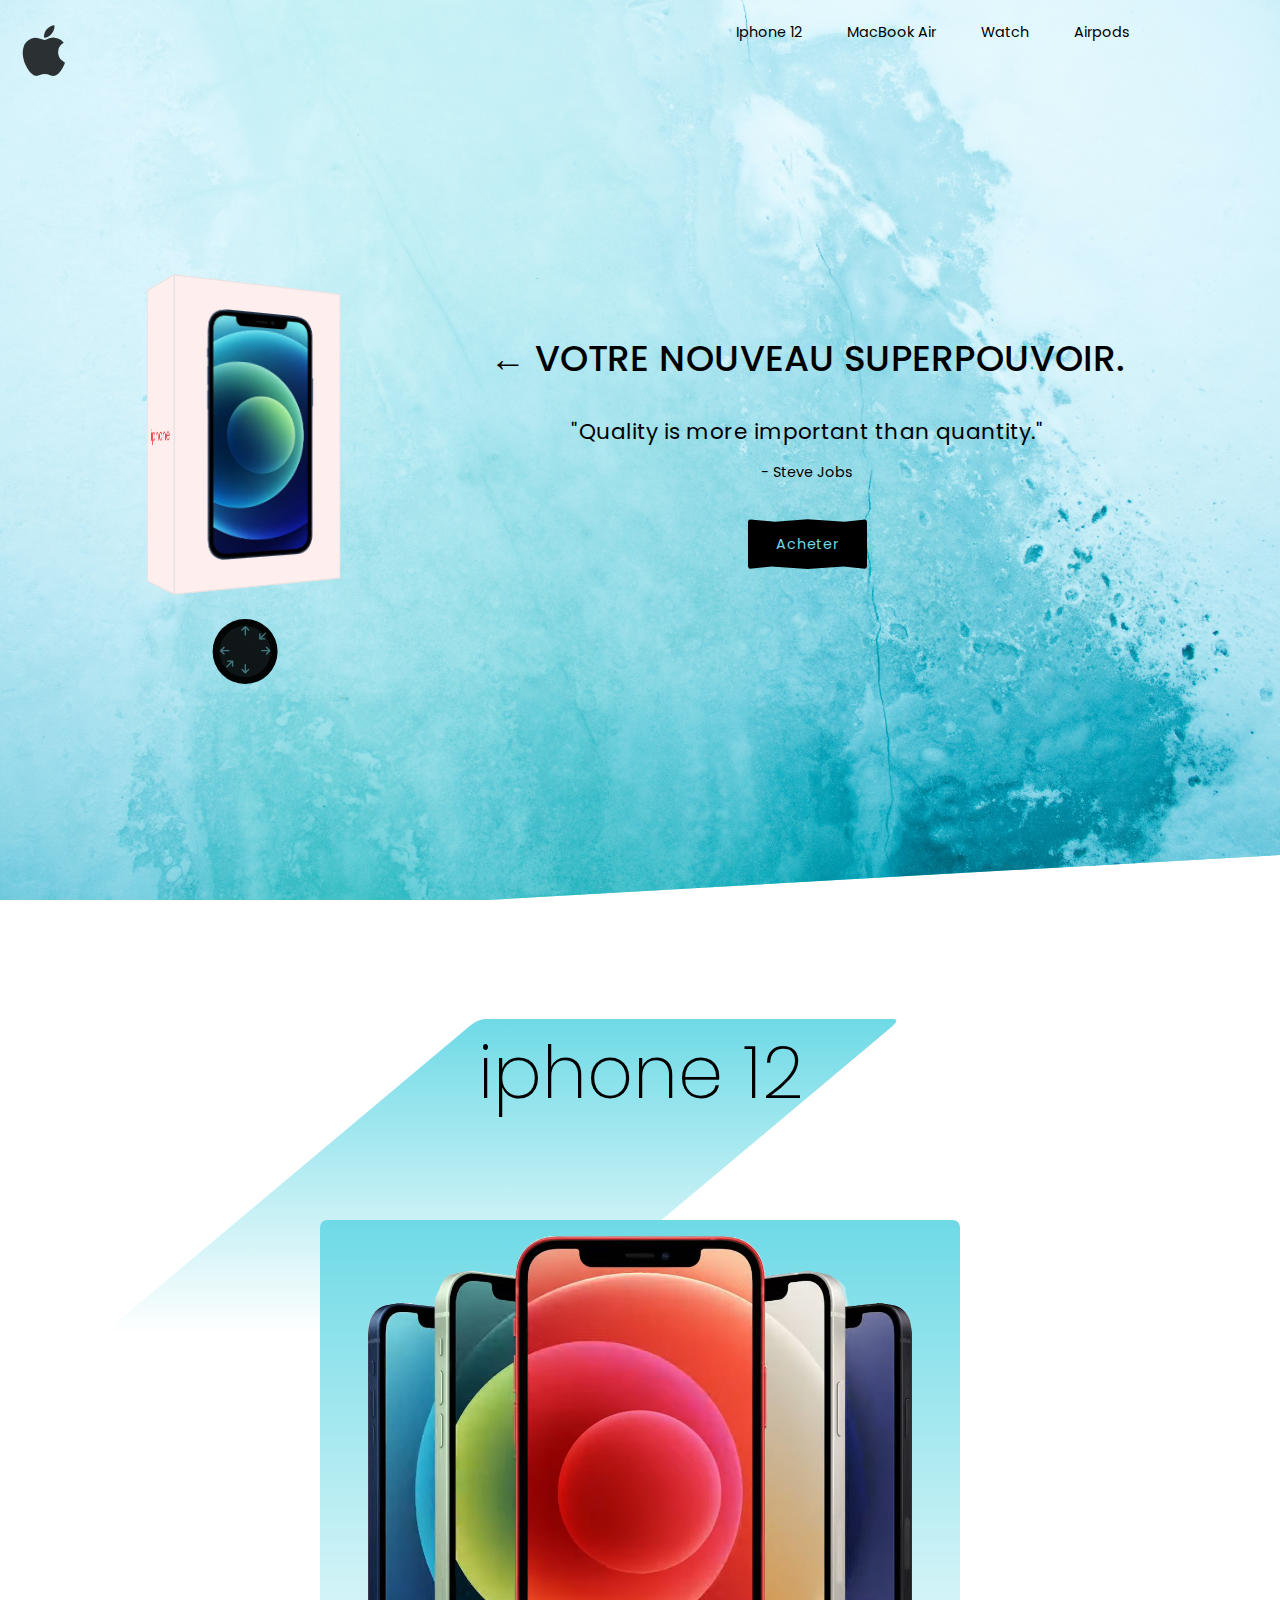
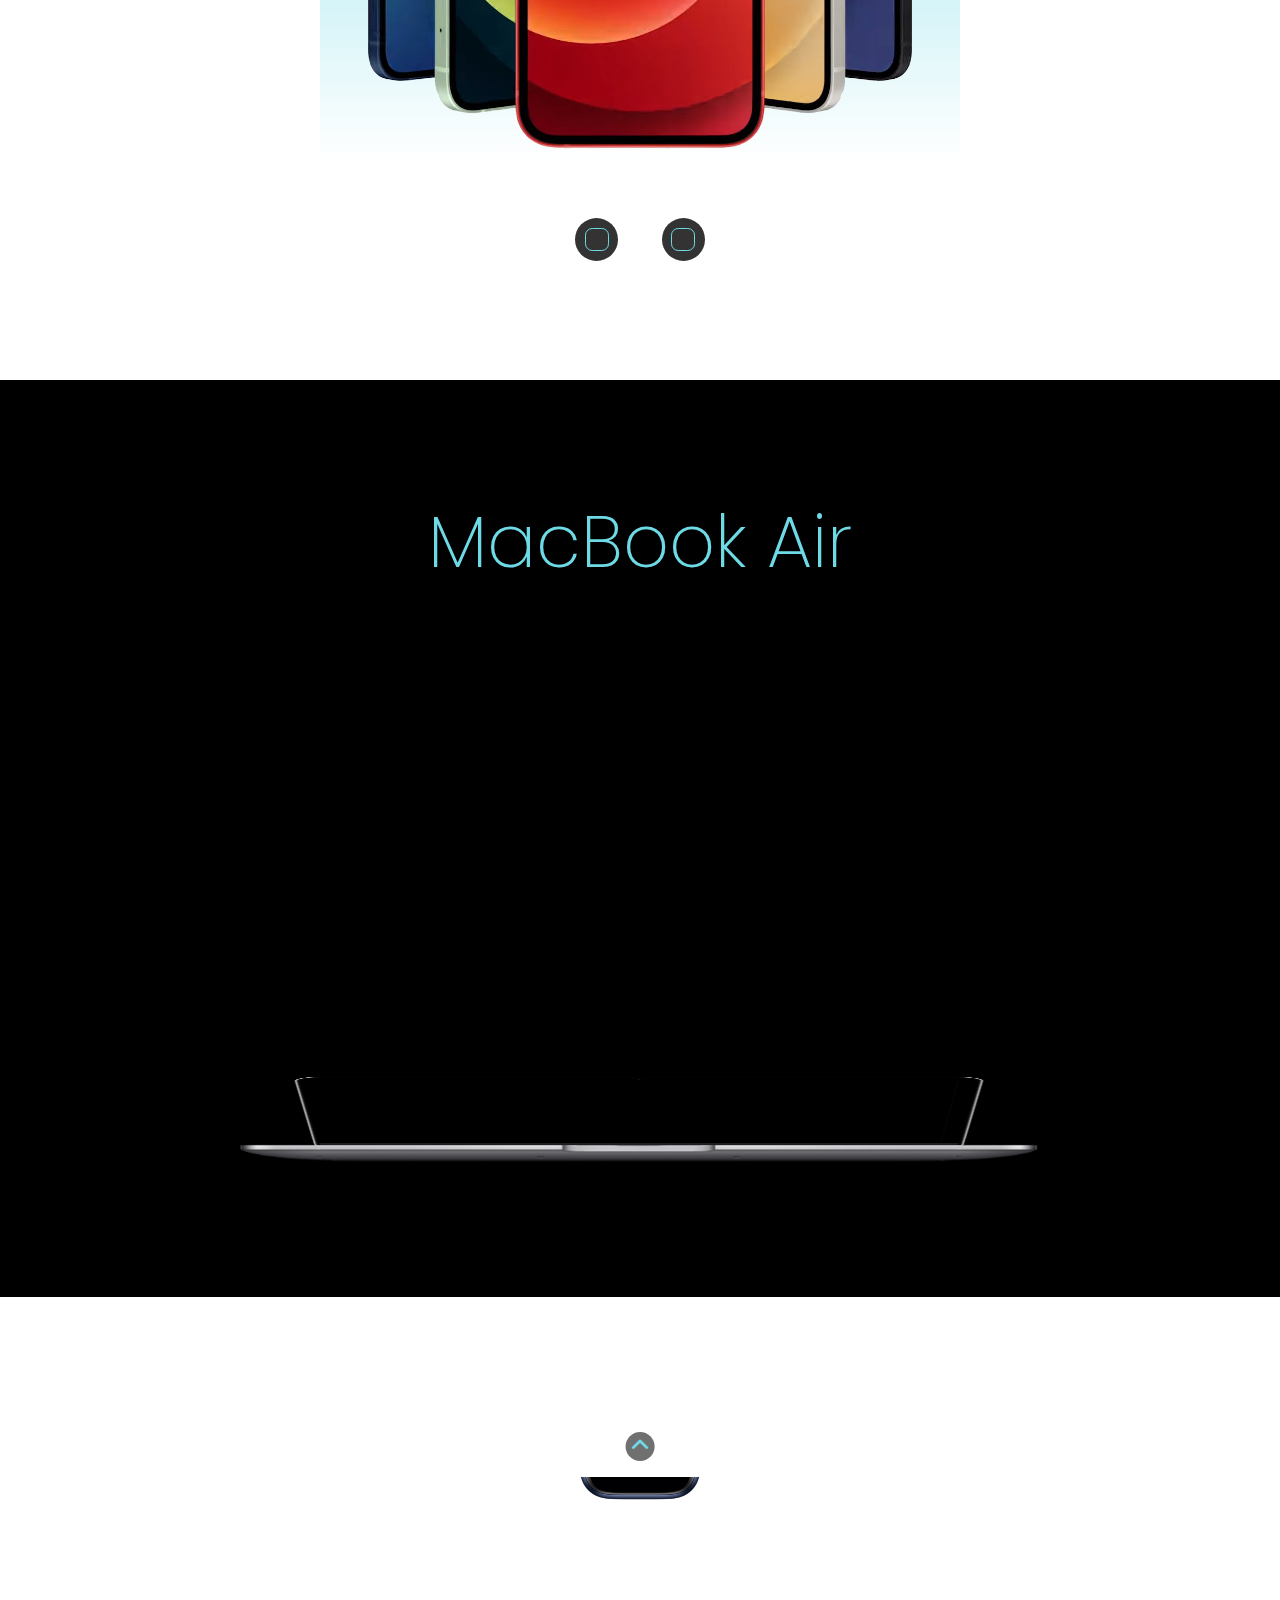
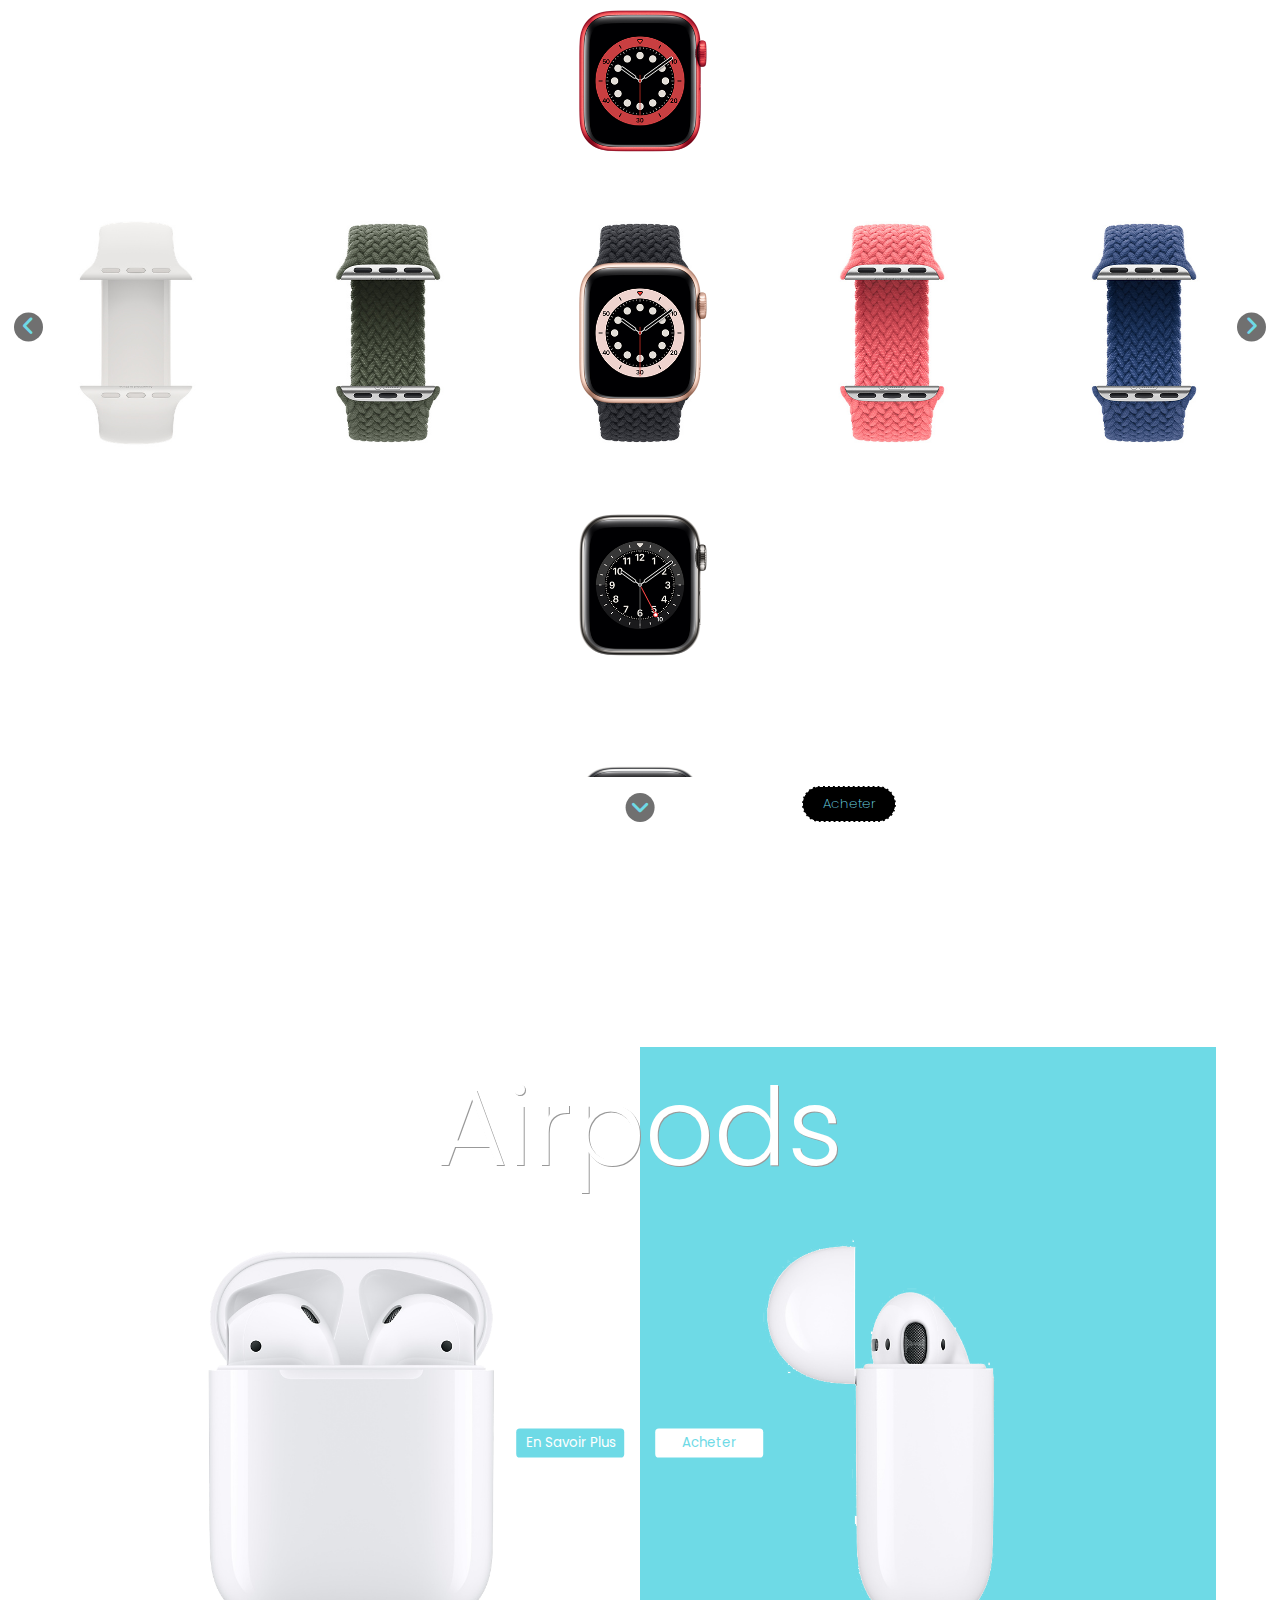
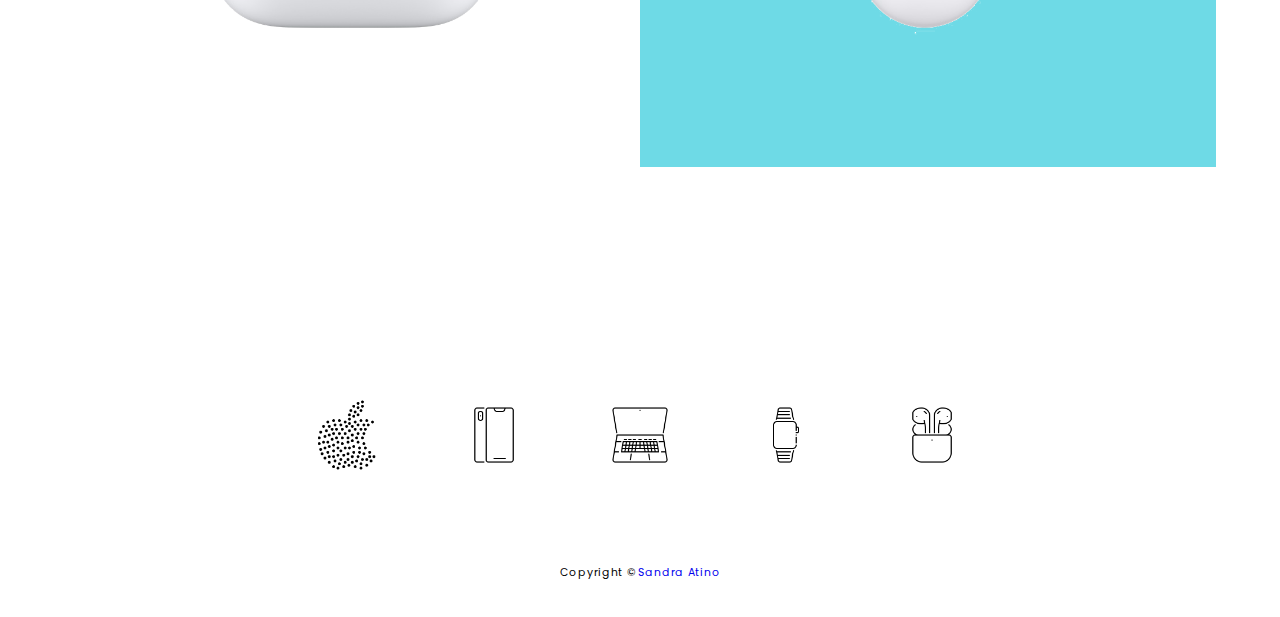
<file: index.html>
<!DOCTYPE html>
<html lang="en">
<head>
    <meta charset="UTF-8">
    <meta http-equiv="X-UA-Compatible" content="IE=edge">
    <meta name="viewport" content="width=device-width, initial-scale=1.0">
    <title>E-commerce apple landing page</title>
    <link rel="stylesheet" href="style.css">
    <link rel="stylesheet" href="https://cdnjs.cloudflare.com/ajax/libs/font-awesome/6.0.0-beta3/css/all.min.css">
    <link rel="shortcut icon" href="/images/Icons/home-icon.png">
</head>
<body>
    <div class="container">
        <!-- section1 -->
        <section class="section-1" id="section-1">
            <!-- logo -->
            <a href="index.html" class="logo">
                <i class="fab fa-apple"></i>
            </a>
            <!-- end logo -->
            <!-- navbar -->
            <nav class="navbar">
                <a href="#section-2" class="nav-link">Iphone 12</a>
                <a href="#section-3" class="nav-link">MacBook Air</a>
                <a href="#section-4" class="nav-link">Watch</a>
                <a href="#section-5" class="nav-link">Airpods</a>
            </nav>
            <!-- end navbar -->
            <!-- cube -->
            <div class="cube-wrapper">
                <div class="cube">
                    <div class="front-side">
                        <img src="images/iphone.png" alt="">
                    </div>
                    <div class="back-side center">
                        <i class="fab fa-apple"></i>
                    </div>
                </div>
            

            <!-- controls -->
            <div class="controls">
                <a href="#" class="top-x-control"><i class="fas fa-arrow-up"></i></a>
                <a href="#" class="bottom-x-control"><i class="fas fa-arrow-down"></i></a>
                <a href="#" class="left-y-control"><i class="fas fa-arrow-left"></i></a>
                <a href="#" class="right-y-control"><i class="fas fa-arrow-right"></i></a>
                <a href="#" class="top-z-control"><i class="fas fa-arrow-down"></i></a>
                <a href="#" class="bottom-z-control"><i class="fas fa-arrow-up"></i></a>
            </div>
            
            <!-- end of controls -->
            </div>
            <!-- end of cube -->

            <!-- banner -->
            <div class="section-1-banner center">
                <h1>&#8592; Votre nouveau superpouvoir. </h1>
                <p>"Quality is more important than quantity."</p>
                <span>- Steve Jobs</span>
                <button type="submit">Acheter</button>
            </div>
            <!--  end banner -->
            <!-- slideshow -->
            <div class="slideshow"></div>
            <!-- end slideshow -->

        </section>
        <!-- end section1 -->
    </div>
    
    <!-- section-2 -->
    
    <section class="section-2" id="section-2">
        <!-- section-2-heading -->
        <h2 class="section-2-heading">iphone 12</h2>
        <!-- end section-2-heading -->
        <!-- section-2-images -->
        <div class="iphones">
            <img src="images/iPhones/iphones-1-img.png" alt="" class="iphone-img-1">
            <img src="images/iPhones/iphones-2-img.png" alt="" class="iphone-img-2">
        </div>
        <!-- end section-2-images -->
        <!-- section-2 buttons -->
        <div class="iphone-btns">
            <a href="#!" class="iphone-btn center"><span>En savoir plus</span></a>
            <a href="#!" class="iphone-btn center"><span>Acheter</span></a>
        </div>
        <!-- end section-2 buttons -->

    </section>
    <!--end section-2 -->

    <!-- section3 -->
    <section class="section-3 center" id="section-3">
        <!-- section3 heading -->
        <h1 class="section-3-heading">MacBook Air</h1>
        <!-- section3 content -->
        <div class="section-3-content center">
            <!-- section-3-images -->
            <img src="images/MacBook/macbook-screen.png" alt="" class="macbook-img-1">
            <img src="images/MacBook/macbook-keyboard.png" alt="" class="macbook-img-2">
            <!-- end section-3-images -->

            <!-- section-3-loading -->
            <div class="loading-wrapper">
                <div class="loading center">
                    <i class="fab fa-apple"></i>
                    <div class="progress-bar"></div>
                </div>
            </div>
            <!-- end section-3-loading -->
            <!-- section-3-info -->
            <div class="macbook-info">
                <h2 class="macbook-info-heading">Vitesse et réactivité.</h2>
                <p class="macbook-price">À partir de €999</p>
                <button class="macbook-btn">Acheter</button>
            </div>
            <!-- end section-3-info -->

        </div>

        <!-- end section3 content -->
        <!-- end section3 heading -->
    </section>
    <!-- end section3 -->

    <!-- section-4 -->
    
    <section class="section-4 center" id="section-4">
    
        <!-- section4 watches -->
        <div class="watches center">
            <!-- watch bands -->
            <div class="watch-bands center">
                <img src="images/watches/watch-band-1.jpg" alt="" class="watch-band-img">
                <img src="images/watches/watch-band-2.jpg" alt="" class="watch-band-img">
                <img src="images/watches/watch-band-3.jpg" alt="" class="watch-band-img">
                <img src="images/watches/watch-band-4.jpg" alt="" class="watch-band-img">
                <img src="images/watches/watch-band-5.jpg" alt="" class="watch-band-img">
                <img src="images/watches/watch-band-6.jpg" alt="" class="watch-band-img">
                <img src="images/watches/watch-band-7.jpg" alt="" class="watch-band-img">
                <img src="images/watches/watch-band-8.jpg" alt="" class="watch-band-img">
                <img src="images/watches/watch-band-9.jpg" alt="" class="watch-band-img">
            </div>
            <!-- end watch bands -->
             <div class="watch-cases center">
                <img src="images/watches/watch-case-1.png" alt="" class="watch-case-img">
                <img src="images/watches/watch-case-2.png" alt="" class="watch-case-img">
                <img src="images/watches/watch-case-3.png" alt="" class="watch-case-img">
                <img src="images/watches/watch-case-4.png" alt="" class="watch-case-img">
                <img src="images/watches/watch-case-5.png" alt="" class="watch-case-img">
                <img src="images/watches/watch-case-6.png" alt="" class="watch-case-img">
                <img src="images/watches/watch-case-7.png" alt="" class="watch-case-img">
                <img src="images/watches/watch-case-8.png" alt="" class="watch-case-img">
                <img src="images/watches/watch-case-9.png" alt="" class="watch-case-img">
            </div>
            <!-- watch cases -->

            <!-- end watch cases -->
        </div>
        <!-- end section4 watches -->

        <!-- watch controls -->
        <a href="#!" class="watch-control watch-top-control center"><i class="fas fa-angle-up"></i></a>
        <a href="#!" class="watch-control watch-right-control center"><i class="fas fa-angle-right"></i></a>
        <a href="#!" class="watch-control watch-bottom-control center"><i class="fas fa-angle-down"></i></a>
        <a href="#!" class="watch-control watch-left-control center"><i class="fas fa-angle-left"></i></a>
        <!-- end of watch controls -->
        <!-- watch buttons -->
        <button class="watch-btn">Acheter</button>
        <!-- end watch buttons -->
    </section>
    <!-- end section-4 -->

    <!-- section5 -->
    <section class="section-5 center" id="section-5">
        <!-- section5 content -->
        <div class="airpods">
            <!-- section5 heading -->
            <h1 class="section-5-heading">Airpods</h1>
            <!-- end section5 heading -->
            <!-- section5 images -->
            <img src="images/AirPods/airpods-1.png" alt="" class="airpods-img-1">
            <img src="images/AirPods/airpods-2.png" alt="" class="airpods-img-2">
            <!-- end section5 images -->

            <!-- section5 buttons -->
            <div class="airpods-buttons">
                <button class="airpods-btn">En Savoir Plus</button>
                <button class="airpods-btn">Acheter</button>
            </div>
            <!-- end section5 buttons -->
        </div>
        <!--  end section5 content -->
    </section>
    <!-- end of section5 -->

    <!-- section6 -->
    <section class="section-6 center">
        <div class="section-6-icons">
            <a href="#section-1" class="icon-link">
                <img src="images/Icons/home-icon.png" alt=""></a>  
            <a href="#section-2" class="icon-link">
                <img src="images/Icons/iphone-icon.png" alt=""></a>
            <a href="#section-3" class="icon-link">
                <img src="images/Icons/macbook-icon.png" alt=""></a>
            <a href="#section-4" class="icon-link">
                <img src="images/Icons/watch-icon.png" alt=""></a>
            <a href="#section-5" class="icon-link">
                <img src="images/Icons/airpods-icon.png" alt=""></a>
            
        </div>
        <p class="copyright">Copyright &copy;<a href="https://github.com/Atinos31" target="_blank">Sandra Atino</a></p>
    </section>
    <!-- end section6 -->

    </div>
    
    
    <script src="script.js"></script>
</body>
</html>
</file>
<file: style.css>
@import url('https://fonts.googleapis.com/css2?family=Abril+Fatface&family=Montserrat:wght@100;200;300;400;500;600;700;800;900&family=Work+Sans:wght@100;200;300;400;500;600;700;800;900&display=swap');
@import url('https://fonts.googleapis.com/css2?family=Poppins:wght@400;500&family=Syne+Tactile&display=swap');
/* global styles */

* {
    margin:0;
    padding:0;
    box-sizing:border-box;
    list-style: none;
    outline: none;
    text-decoration: none;
    font-family: 'Poppins', sans-serif;
}

html{
    font-size: 62.5%;
}

.center{
    display: flex;
    justify-content: center;
    align-items: center;
}
:root{
    --primary-color:#6edae6;
    --white-color:#fff;
    --black-color:#000;
}

/* end of global styles */

/* section1 */
.section-1{
    width: 100%;
    height:100vh;
    background-color: var(--primary-color); 
    display: flex;
    align-items: center;
    justify-content: space-evenly;
    clip-path: polygon(100% 0, 100% 95%, 38% 100%, 0 100%, 0 0);
    position: relative;
}

/* logo */
.logo{
    position: absolute;
    top:3rem;
    left:3rem;
}

.logo i{
    font-size: 8rem;
    color: rgba(0,0,0,0.8);
}
/* end logo */

/* navbar */
.navbar{
    position: absolute;
    top:3rem;
    right: 10%;
}

.nav-link{
    font-size: 2rem;
    font-family: 'Poppins', sans-serif;
    display: inline-block;
    margin:0 3rem;
    color: var(--black-color);
    transition: transform 0.5s;
}

.nav-link:hover{
    transform: scale(1.5);
}
/* end navbar */

/* cube */
.cube-wrapper{
    perspective: 100rem;
}

.cube{
    width:25rem;
    height:40rem;
    transform-style: preserve-3d;
    transform: rotateX(0) rotateY(20deg) rotateZ(0);
    position: relative;
    top:-2rem;
    transition: transform 0.5s;
}

.front-side,
.back-side{
    width: 100%;
    height:100%;
    background-color: #fee;
    position: absolute;
    transform-style: preserve-3d;
    box-shadow: inset 0.1rem 0.1rem 0.1rem #ddd, inset -0.1rem -0.1rem 0.1rem #ddd;
}

.front-side{
    transform: translateZ(5rem);
    padding: 2.5rem;
}

.front-side::before,
.front-side::after{
    content:"";
    width:100%;
    height:10rem;
    background-color: #fee;
    position: absolute;
    box-shadow: inset 0.1rem 0.1rem 0.1rem #ddd, inset -0.1rem -0.1rem 0.1rem #ddd;

}

.front-side::before{
    top:0;
    left:0;
    transform: rotateX(-90deg);
    transform-origin: top;
}
.front-side::after{
    bottom:0;
    left:0;
    transform: rotateX(90deg);
    transform-origin: bottom;
}

.front-side img{
    width: 100%;
    height:100%;
    object-fit: contain;
}

.back-side{
    transform: translateZ(-5rem);
}

.back-side::before,
.backside::after{
    content:"iphone";
    width: 10rem;
    height: 100%;
    background-color: #fee;
    position: absolute;
    display: flex;
    justify-content: center;
    align-items: center;
    font-size: 2rem;
    font-weight: 300;
    color: #ec1919;
    box-shadow: inset 0.1rem 0.1rem 0.1rem #ddd, inset -0.1rem -0.1rem 0.1rem #ddd;

}

.back-side::before{
    top:0;
    left:0;
    transform:rotateY(-90deg);
    transform-origin: left;
}

.back-side::after{
    top:0;
    right:0;
    transform:rotateY(90deg);
    transform-origin: right;
}

.back-side i{
    font-size: 12rem;
    color: var(--primary-color);
    text-shadow: 0.1rem 0.1rem 0.2rem #aaa, -0.1rem -0.1rem 0.2rem #aaa;
    transform: rotateY(180deg);
}
/* CONTROLS */
.controls{
    position: absolute;
    bottom:-12.5rem;
    left:50%;
    transform: translateX(-50%);
    width:9rem;
    height:9rem;
    background-color: rgba(0,0,0, 0.9);
    border-radius: 50%;
    border: 1rem solid rgba(0,0,0, 0.8);
}

.controls a{
    position: absolute;
}

.controls a:nth-child(1){
    top: 0;
    left: 50%;
    transform: translateX(-50%);
}

.controls a:nth-child(2){
    bottom: 0;
    left: 50%;
    transform: translateX(-50%);
}

.controls a:nth-child(3){
    top: 50%;
    left: 0;
    transform: translateY(-50%);
}

.controls a:nth-child(4){
    top: 50%;
    right: 0;
    transform: translateY(-50%);
}

.controls a:nth-child(5){
    top: 10%;
    right: 10%;
    transform: rotate(45deg);
}
.controls a:nth-child(6){
    bottom: 10%;
    left: 10%;
    transform: rotate(45deg);
}

.controls i{
    font-size: 1.5rem;
    color: var(--primary-color);
    opacity: 0.5;
    transition:opacity 0.5s;
}

.controls a:hover i{
    opacity:1;
}
/*  end of cube */


/* banner */
.section-1-banner{
    flex-direction: column;
    
}

.section-1-banner h1{
    font-size: 5rem;
    font-weight: 500;
    text-transform: uppercase;
    letter-spacing: 0.01rem;
}

.section-1-banner p{
    font-size: 3rem;
    font-weight: 400;
    letter-spacing: 0.01rem;
    margin: 4rem 0 2rem 0;
}
.section-1-banner span{
    font-size: 2rem;
    margin-bottom: 5rem;
}

.section-1-banner button{
    padding:2rem 4rem;
    font-size: 2rem;
    background-color: var(--black-color);
    color: var(--primary-color);
    font-weight: 400;
    letter-spacing: 0.1rem;
    border: none;
    border-radius: 0.5rem;
    cursor: pointer;
    clip-path: polygon(50% 0%, 81% 5%, 100% 0,100% 100%, 80% 95%, 50% 100%, 20% 95%, 0 100%, 0 0, 23% 5%);
    transition: clip-path 0.5s;
}

.section-1-banner button:hover{
    clip-path: polygon(40% 15%, 77% 15%, 100% 10%, 100% 90%, 75% 85%, 40% 85%, 30% 100%, 0 50%, 0 50%, 30% 0);
}

/* end banner */
/* slideshow */
.slideshow{
    width: 100%;
    height:100%;
    position: absolute;
    top:0;
    left:0;
    z-index:-1;
}

.slideshow div{
    height: 100%;
    width:100%;
    position: absolute;
    background-size: cover;
    background-position: center;
    background-repeat: no-repeat;
    opacity: 0;
    transition: opacity 5s;
}

.slideshow div.change{
    opacity:1;
}
/* end of slideshow */
/* end section1 */

/* section-2 */
.section-2{
    width: 100%;
    height: 120vh;
    padding: 10vh 0;
    display: flex;
    flex-direction: column;
    align-items: center;
    justify-content: space-around;
}

/* section-2-heading */
.section-2-heading{
    font-size: 10rem;
    font-weight: 200;
    color: var(--black-color);
    position: relative;
    margin-bottom: 5rem;
}

.section-2-heading::before{
    content:"";
    width:130%;
    height:35vh;
    background: linear-gradient(var(--primary-color),var(--white-color));
    position: absolute;
    top:0;
    left:0;
    transform:skewX(-50deg);
    transform-origin: left top;
    z-index:-1;
    border-radius: 1rem;
}
/*end section-2-heading */

/* section-2 images */
.iphones{
    height: 60vh;
    width: 50vw;
    background: linear-gradient(var(--primary-color), var(--white-color));
    border-radius: 1rem;
    

}

.iphones img{
    width: inherit;
    height: inherit;
    object-fit: contain;
    position: absolute;
    transition: opacity 0.5s;
}

.iphone-img-2{
    opacity:0;
}

.iphones:hover .iphone-img-1{
    opacity: 0;
}

.iphones:hover .iphone-img-2{
    opacity: 1;
}
/* end section-2 images */

/* section-2 btns */
.iphone-btns{
    display:flex;
}

.iphone-btn{
    width:6rem;
    height: 6rem;
    background:#333;
    margin:0 3rem;
    border-radius: 50%;
    position: relative;
}

.iphone-btn::after{
    content:"";
    width: 50%;
    height: 50%;
    display: block;
    border: 0.1rem solid #6edae6;
    border-radius: 1rem;
}

.iphone-btn span{
    position: absolute;
    top:-2rem;
    font-size: 1.6rem;
    font-weight: 400;
    text-transform: uppercase;
    color: var(--primary-color);
    initial-letter: 0.1rem;
    width: max-content;
    transform: scale(0);
    transition: transform 0.5s
}

.iphone-btn:hover span{
    transform: scale(1);
}
/* end of section-2 btns */
/* end section-2 */

/* section3 */
.section-3{
    width: 100%;
    height:100%;
    background: var(--black-color);
    flex-direction: column;
    padding: 15rem 0;
    /* clip-path: polygon(68% 0, 100% 0, 100% 97%, 38% 100%, 0 100%, 0 3%); */

}

/* section3 heading */
.section-3-heading{
    font-size: 10rem;
    font-weight: 200;
    color: var(--primary-color);
    margin-bottom: 15rem;
}
/* end section3 heading */

/* section 3 content */
.section-3-content{
    width: 80%;
    flex-direction: column;
    perspective: 1000rem;
    position: relative;
}

/* section3 images */
.section-3-content img{
    width:inherit;
}

.macbook-img-1{
    transform: rotateX(-80deg);
    transform-origin: bottom;
}

.change .macbook-img-1{
    transform: rotateX(0);
    transition: transform 3s;
}
/* end section3 images */

/* section3 loading */
.loading-wrapper{
    position: absolute;
    width: 60%;
    height:85%;
    background: linear-gradient(rgba(255,255,255,0.6),rgba(255,255,255,0.6)), url(images/MacBook/macbook-1-desktop.png) center no-repeat;
    z-index:-1;
    top:6%;
    opacity:0;
}

.change .loading-wrapper{
    opacity: 1;
    transition: opacity 1s 2s;
}
.loading{
    width:100%;
    height:100%;
    position: absolute;
    top:0;
    left:0;
    background-color: var(--black-color);
    flex-direction: column;
}

.change .loading{
    opacity:0;
    transition: 1s 5s;
}

.loading i{
    font-size: 10rem;
    color: var(--white-color);
    margin-bottom: 2rem;
}

.progress-bar{
    width: 22rem;
    height:0.3rem;
    background-color: #888;
    border-radius: 5rem;
    position: relative;
}

.progress-bar::after{
    content:"";
    position: absolute;
    top:0;
    left:0;
    width:0;
    height:100%;
    background-color: var(--white-color);
}

.change .progress-bar::after{
    width:100%;
    transition: width 1s 3s;
}
/* end section3 loading */

/* section-3-info */
.macbook-info{
    position:absolute;
    width:70rem;
    text-align: center;
    opacity: 0;
}

.change .macbook-info{
    opacity: 1;
    transition: opacity 1s 6s;
}

.macbook-info-heading{
    font-size: 6rem;
    font-weight: 500;
    color: var(--primary-color);
}

.macbook-price{
    font-size: 2.5rem;
    font-weight: 200;
    margin:3rem 0;

}

.macbook-btn{
    width: 25rem;
    height: 5rem;
    background: linear-gradient(#ddd,#fff);
    border: none;
    border-radius: 0.8rem;
    box-shadow: 0.1rem 0.1rem 0.1rem #fff, -0.1rem -0.1rem 0.1rem #fff;
    font-size: 1.5rem;
    font-weight: 500;
    letter-spacing: 0.2rem;
    color:var(--primary-color);
    cursor: pointer;
}
/* end of section 3 content */

/* end section-3-info */
/* end section3 */

/* section4 */
.section-4{
    height:140vh;
    padding:20vh 0;
    flex-direction: column;
    position: relative;
}

/* section4 watches */
.watches{
   position: relative;
    width: 100%;
    height: 100vh;
    overflow: hidden;
}
.watches > div{
    position: absolute;
}
/* watchbands */
.watch-bands{
    transition: margin-right 1s;
}
.watch-band-img{
    width:35rem;
    height:35rem;
    object-fit: contain;
}
/* end watchbands */
/* watchcasess */
.watch-cases{
    flex-direction: column;
    transition: margin-top 1s;
}
.watch-case-img{
    width:35rem;
    height:35rem;
    object-fit: contain;
}
/* end watchcases */
/* end section4 watches */
/* watch controls */
.watch-control{
    position:absolute;
    width: 4rem;
    height: 4rem;
    background-color: rgba(97, 96, 96, 0.9);
    border-radius: 5rem;   
}

.hideControl{
    opacity:0;
    visibility:hidden;
}
.watch-control i{
    font-size: 3rem;
    color: var(--primary-color);
}

.watch-top-control{
    top:15vh;
    left:50%;
    transform: translateX(-50%);
}
.watch-right-control{
    top:50%;
    right:2rem;
    transform: translateY(-50%);
}

.watch-bottom-control{
    left:50%;
     bottom:15vh;
    transform: translateX(-50%);
}

.watch-left-control{
    top:50%;
    left:2rem;
    transform: translateY(-50%);
}

/* end watch controls */
/* watch button */
.watch-btn{
    position: absolute;
    bottom:15vh;
    right:30%;
    width: 13rem;
    height:5rem;
    background-color: var(--black-color);
    color: var(--primary-color);
    border: 0.1rem dashed var(--white-color);
    border-radius: 4rem;
    font: 1.6rem;
    font-weight: 200;
    cursor: pointer;
}
/* end watch button */
/* end section4 */

/* section5 */
.section-5{
    width:100%;
    height:100vh;
}

/* section 5 content */
.airpods{
    width:90%;
    height:80%;
    display: flex;
    position: relative;
}

/* section5 heading */
.section-5-heading{
    position: absolute;
    font-size: 15rem;
    font-weight: 300;
    color: var(--white-color);
    text-shadow: 0.1rem 0.1rem 0 #999;
    top:0;
    left:50%;
    transform: translateX(-50%);
}
/*  end section5 heading */

/* section5 images */
.airpods img{
    width:50%;
    height:100%;
    object-fit: contain;
}

.airpods-img-2{
    background-color: var(--primary-color);
}
/* end section5 images */
/* section5 buttons */
.airpods-buttons{
    position: absolute;
    top:50%;
    left:50%;
    transform: translate(-50%,-50%);
    margin-top: 5rem;
}

.airpods-btn{
    width:15rem;
    height:4rem;
    background-color: var(--primary-color);
    margin: 0 2rem;
    border: none;
    border-radius: 0.5rem;
    color: var(--white-color);
    cursor: pointer;
}
.airpods-btn:last-child{
    background-color: var(--white-color);
    color: var(--primary-color);
}

/* end section5 buttons */
/* end section 5 content */

/* end section5 */

/* section-6 */
.section-6{
    width: 100%;
    height:40vh;
    position: relative;
}

.icon-link{
    margin:0 5rem
}

.icon-link img{
    width: 10rem;
}

.copyright{
    position: absolute;
    bottom: 5rem;
    font-size: 1.5rem;
    letter-spacing: 0.1rem;
}
/* end section-6 */

/* responsive media queries */
@media(max-width:1500px){
    html{
        font-size: 45%;
    }
}

@media(max-width:1100px){
    html{
        font-size: 40%;

    }
    .navbar-link{
        font-weight: 700;
    }
    .section-1-banner h1{
        font-size: 8rem;

    }
    .section-1-banner p{
        font-size: 3rem;
        
    }
    .watch-btn{
        right:25%;
    }
}

@media(max-width:900px){
    .section-3-content{
        width: 90%;
    }
    .loading-wrapper{
        width: 70%;
    }

    .loading i{
        font-size: 6rem;
    }
    .section-5-heading{
        font-size: 12rem;
    }
}

@media(max-width:700px){
    .controls{
        display: none;
    }
    .cube{
        top:3rem;
    }
    .logo{
        top:0;
        left:2rem;
    }
    .logo i{
        font-size: 8rem;
    }

    .section-1-banner{
        position: absolute;
    }
    .cube-wrapper{
        opacity: 0.7;
    }
   .section-1-banner h1{
       position: relative;
       left:-5rem;
   }
    .section-1-banner h1::first-letter{
        visibility: hidden;
        opacity: 0;
    }
    .section-1-banner button:hover{
    clip-path: polygon(50% 0%, 81% 5%, 100% 0,100% 100%, 80% 95%, 50% 100%, 20% 95%, 0 100%, 0 0, 23% 5%);


    }
    .iphones{
        width:70vw;
        height:70vh;
    }
    .watch-btn{
        right:15%;
    }
    .airpods-img-1{
        display:none;
    }
    .airpods.airpods-img-2{
        width:100%;
    }
    .airpods-btn{
        background-color: var(--white-color);
        color: var(--primary-color);
        box-shadow: 0.1rem 0.1rem 0.1rem #ddd;
    }
    .icon-link{
        margin:0 2rem;
    }
}

@media(max-width:550px){
    .navbar-link{
        margin:0 1.5rem;

    }
    .section-2-heading{
        font-size: 8rem;
    }
    .section-3-heading{
        font-size: 8rem;
    }
    .macbook-info-heading{
        font-size: 5rem;
    }
    .macbook-btn{
        width: 15rem;
        height: 3rem;
        font-size: 1.3rem;
    }
    .airpods-buttons{
        width:50rem;
        text-align: center;
    }
    .icon-link img{
        width:8rem;
    }
}

@media(max-width:450px){
    html{
        font-size: 35%;
    }
    .logo{
        top:10rem;
        left: 50%;
        transform: translateX(-50%);
    }
    .navbar{
        left:50%;
        transform:translateX(-50%);
        width:max-content;
    }
    .macbook-info{
        width: 40rem;
    }
    .section-1-banner p{
        text-align: center;
    }
    .iphones{
        width:75vw;
    }
    .section-3-heading{
        font-size: 6rem;
    }
    .macbook-info-heading{
        font-size: 3rem;
    }
    .macbook-price{
        font-size: 2rem;
        font-weight: 300;
    }
    .watch-btn{
        right:5%;
    }
    .icon-link img{
        width:6rem;
    }
}
/* end responsive media queries */
</file>
